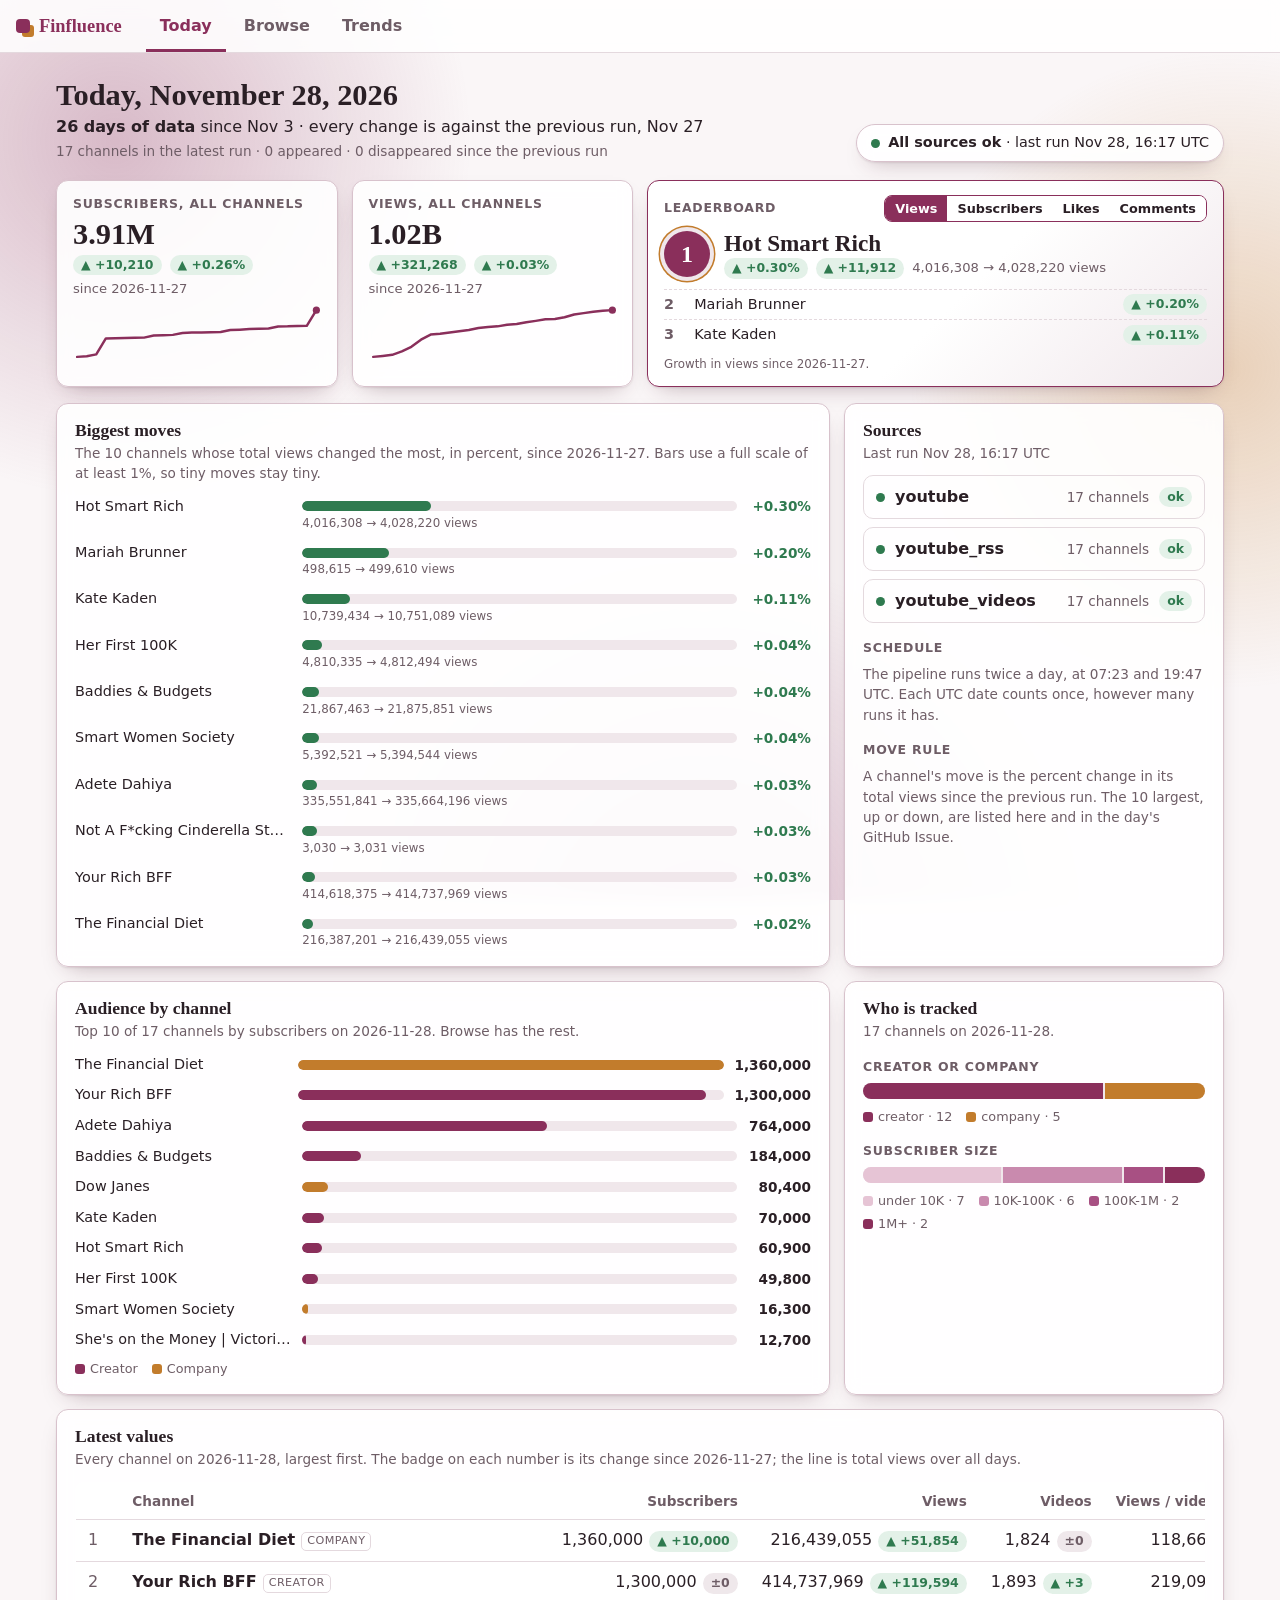
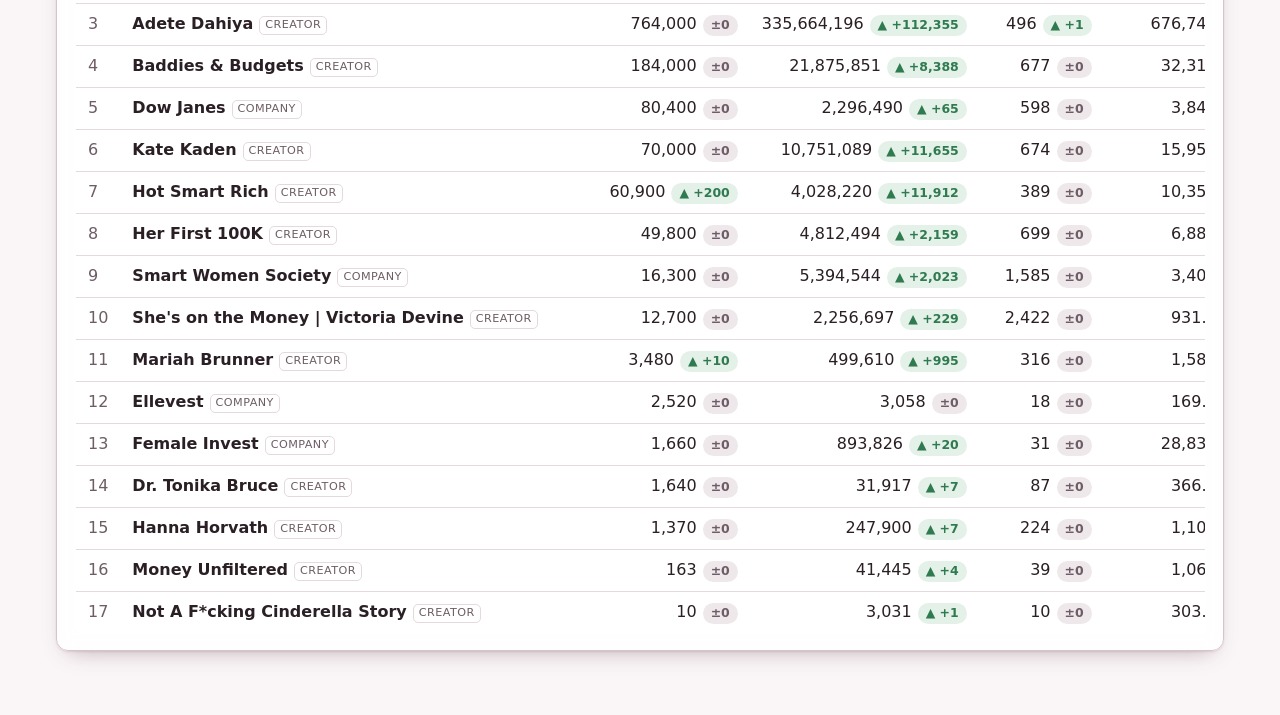
<file: index.html>
<!doctype html>
<html lang="en">
<head>
<meta charset="utf-8">
<meta name="viewport" content="width=device-width, initial-scale=1">
<title>Finfluence – Today</title>
<link rel="manifest" href="manifest.webmanifest">
<meta name="theme-color" content="#8a2f5b">
<link rel="icon" href="icon.svg" type="image/svg+xml">
<link rel="apple-touch-icon" href="icon-192.png">
<link rel="stylesheet" href="style.css?v=6">
</head>
<body>
<main class="dash">
  <header class="dash-head">
    <div>
      <h1 id="title">Today</h1>
      <p class="dash-sub" id="sub">Loading…</p>
      <p class="dash-counts" id="counts"></p>
    </div>
    <div class="runpill" id="runpill"></div>
  </header>

  <section class="kpis" id="kpis" aria-label="Headline numbers"></section>

  <div class="grid">
    <section class="panel span2">
      <h2>Biggest moves</h2>
      <p class="panel-note" id="moves-note"></p>
      <div id="moves"></div>
    </section>
    <section class="panel">
      <h2>Sources</h2>
      <p class="panel-note" id="sources-note"></p>
      <div class="src" id="sources"></div>
      <h3>Schedule</h3>
      <p class="panel-note">The pipeline runs twice a day, at 07:23 and 19:47 UTC. Each UTC date counts once, however many runs it has.</p>
      <h3>Move rule</h3>
      <p class="panel-note">A channel's move is the percent change in its total views since the previous run. The 10 largest, up or down, are listed here and in the day's GitHub Issue.</p>
    </section>
  </div>

  <div class="grid">
    <section class="panel span2">
      <h2>Audience by channel</h2>
      <p class="panel-note" id="aud-note"></p>
      <div id="audience"></div>
      <div class="legend"><span><i style="background:var(--accent)"></i>Creator</span><span><i style="background:var(--accent2)"></i>Company</span></div>
    </section>
    <section class="panel">
      <h2>Who is tracked</h2>
      <p class="panel-note" id="mix-note"></p>
      <div id="mix"></div>
    </section>
  </div>

  <section class="panel">
    <h2>Latest values</h2>
    <p class="panel-note" id="latest-note"></p>
    <div class="table-wrap" id="latest"></div>
  </section>
</main>
<script src="calc.js?v=6"></script>
<script src="app.js?v=6"></script>
<script src="charts.js?v=6"></script>
<script>
renderNav("index.html");
const TIERS = ["under 10K", "10K-100K", "100K-1M", "1M+"], TIER_VAR = ["--t1", "--t2", "--t3", "--t4"];

const compact = new Intl.NumberFormat("en-US", { notation: "compact", maximumFractionDigits: 2 });
const tile = (label, value, sub, extra = "", cls = "") =>
  `<div class="kpi ${cls}"><div class="k-label">${label}</div><div class="k-value">${value}</div><div class="k-sub">${sub}</div>${extra}</div>`;

// A total with its change since the previous run, and a trend line of the total over all days.
function totalTile(rows, col, label) {
  const t = Calc.totalChange(rows, col), series = Calc.totalsByDate(rows, col);
  const now = series.length ? series[series.length - 1].total : null;
  const sub = t ? `${pill(t.change, delta(t.change))} ${pill(t.pct, fmtPct(t.pct))} <span>since ${t.prev}</span>` : `<span>Change appears after a second day</span>`;
  const big = now == null ? "–" : `<span title="${now.toLocaleString()}">${compact.format(now)}</span>`;
  return tile(label, big, sub, sparkline(series.map(s => s.total), 180, 40));
}

// The leaderboard card: the channels that grew the most, in percent, since the previous run. A switch picks views or subscribers.
let LB = "views";
const LB_LABEL = { views: "Views", subscribers: "Subscribers", likes_recent: "Likes", comments_recent: "Comments" };
const LB_NOTE = {
  subscribers: "YouTube rounds subscriber counts, so small channels can jump",
  likes_recent: "Likes on each channel's 15 newest uploads, so a new upload entering that window moves the total too",
  comments_recent: "Comments on each channel's 15 newest uploads, so a new upload entering that window moves the total too",
};
function leaderboard(rows) {
  const { prev, leaders, comparable } = Calc.leaders(rows, LB, 3);
  const switcher = `<span class="switch">` + Object.entries(LB_LABEL).map(([k, l]) => `<button data-lb="${k}" class="${k === LB ? "on" : ""}">${l}</button>`).join("") + `</span>`;
  const unit = LB_LABEL[LB].toLowerCase();
  let body;
  if (!prev) {
    body = `<p class="k-sub">The leaderboard appears once there is a second day of data.</p>`;
  } else if (!comparable) {
    body = `<div class="lead-name">Not enough ${unit} data yet</div><p class="k-sub">${LB_LABEL[LB]} are new to the tracker. This board needs a channel to have them on two different days.</p>`;
  } else if (!leaders.length || leaders[0].pct <= 0) {
    body = `<div class="lead-name">No growth yet today</div><p class="k-sub">No channel has gained ${unit} since ${prev}.</p>`;
  } else {
    const [w, ...rest] = leaders;
    body = `<div class="lead-top"><span class="lead-rank">1</span><div class="lead-main"><div class="lead-name" title="${esc(w.item)}">${esc(w.item)}</div>
      <div class="k-sub">${pill(w.pct, fmtPct(w.pct))} ${pill(w.change, delta(w.change))} <span>${fmt(w.old)} → ${fmt(w.now)} ${unit}</span></div></div></div>
      <ol class="lead-list" start="2">` + rest.map(r => `<li><span class="lead-item" title="${esc(r.item)}">${esc(r.item)}</span>${pill(r.pct, fmtPct(r.pct))}</li>`).join("") + `</ol>
      <p class="lead-note">Growth in ${unit} since ${prev}${LB_NOTE[LB] ? ". " + LB_NOTE[LB] : ""}.</p>`;
  }
  return `<div class="k-label lead-label"><span>Leaderboard</span>${switcher}</div>${body}`;
}

function movesChart(moves) {
  const max = Math.max(...moves.map(m => Math.abs(m.pct)), 1), mixed = moves.some(m => m.pct < 0);
  return `<ul class="bars">` + moves.map(m => {
    const w = (Math.abs(m.pct) / max) * (mixed ? 50 : 100);
    return `<li><span class="bl" title="${esc(m.item)}">${esc(m.item)}</span>
      <span class="track ${mixed ? "mid" : ""}"><i class="${m.pct >= 0 ? "pos" : "neg"}" style="width:${w.toFixed(1)}%"></i></span>
      <span class="bv ${m.pct >= 0 ? "up" : "down"}">${fmtPct(m.pct)}</span>
      <span class="bs">${fmt(m.old)} → ${fmt(m.now)} views</span></li>`;
  }).join("") + `</ul>`;
}

function audienceChart(cur) {
  const top = cur.filter(r => r.subscribers != null).sort((a, b) => b.subscribers - a.subscribers).slice(0, 10);
  const max = Math.max(...top.map(r => r.subscribers), 1);
  return `<ul class="bars">` + top.map(r => `<li><span class="bl" title="${esc(r.item)}">${esc(r.item)}</span>
    <span class="track"><i class="${esc(r.kind)}" style="width:${((r.subscribers / max) * 100).toFixed(1)}%"></i></span>
    <span class="bv">${fmt(r.subscribers)}</span></li>`).join("") + `</ul>`;
}

function stackOf(label, counts, colors) {
  const total = counts.reduce((a, c) => a + c.n, 0) || 1;
  return `<h3>${label}</h3><div class="stack" role="img" aria-label="${label}">` +
    counts.filter(c => c.n).map((c, i) => `<span style="flex:${c.n};background:${c.color}" title="${esc(c.name)}: ${c.n}"></span>`).join("") + `</div>` +
    `<div class="legend">` + counts.map(c => `<span><i style="background:${c.color}"></i>${esc(c.name)} · ${c.n}</span>`).join("") + `</div>`;
}

loadData().then(({ rows, status, latest }) => {
  const dates = Calc.dates(rows), prev = dates.length > 1 ? dates[dates.length - 2] : null;
  const failed = status.sources.filter(s => !s.ok).length;

  $("#title").textContent = `Today, ${fmtDay(latest, true)}`;
  $("#sub").innerHTML = `<b>${status.days_with_success.toLocaleString()} ${status.days_with_success === 1 ? "day" : "days"} of data</b> since ${esc(fmtDay(status.first_run_date))}` +
    (prev ? ` · every change is against the previous run, ${esc(fmtDay(prev))}` : " · the first day, so no changes yet");
  // the item counts from status.json
  $("#counts").textContent = `${status.items.toLocaleString()} channels in the latest run · ${status.new_today.toLocaleString()} appeared · ${status.gone_today.toLocaleString()} disappeared since the previous run`;
  $("#runpill").innerHTML = `<span class="dot ${failed ? "bad" : "ok"}"></span><span><b>${failed ? `${failed} of ${status.sources.length} sources failed` : "All sources ok"}</b>` +
    ` · last run ${esc(fmtUTC(status.run_time))}</span>`;

  $("#kpis").innerHTML = totalTile(rows, "subscribers", "Subscribers, all channels") + totalTile(rows, "views", "Views, all channels") +
    `<div class="kpi leader" id="lb"></div>`;
  const drawLB = () => { $("#lb").innerHTML = leaderboard(rows); };
  drawLB();
  $("#lb").addEventListener("click", e => { const b = e.target.closest("[data-lb]"); if (b) { LB = b.dataset.lb; drawLB(); } });

  const { moves } = Calc.moves(rows, latest);
  if (!prev) {
    $("#moves-note").textContent = "Moves appear once there is a second day of data.";
  } else {
    $("#moves-note").textContent = `The ${moves.length} channels whose total views changed the most, in percent, since ${prev}. Bars use a full scale of at least 1%, so tiny moves stay tiny.`;
    $("#moves").innerHTML = movesChart(moves);
  }

  $("#sources-note").textContent = `Last run ${fmtUTC(status.run_time)}`;
  $("#sources").innerHTML = status.sources.map(s => `<div class="src-row"><span class="dot ${s.ok ? "ok" : "bad"}"></span>
    <span class="name">${esc(s.name)}</span><span class="cnt">${s.count.toLocaleString()} channels</span>
    <span class="pill ${s.ok ? "up" : "down"}">${s.ok ? "ok" : "failed"}</span></div>`).join("");

  const cur = latestWithChange(rows);
  $("#aud-note").textContent = `Top 10 of ${cur.length} channels by subscribers on ${latest}. Browse has the rest.`;
  $("#audience").innerHTML = audienceChart(cur);

  const count = (key, order) => order.map((name, i) => ({ name, n: cur.filter(r => r[key] === name).length }));
  const kinds = count("kind", ["creator", "company"]).map((c, i) => ({ ...c, color: i ? "var(--accent2)" : "var(--accent)" }));
  const tiers = count("tier", TIERS).map((c, i) => ({ ...c, color: `var(${TIER_VAR[i]})` }));
  $("#mix-note").textContent = `${cur.length} channels on ${latest}.`;
  $("#mix").innerHTML = stackOf("Creator or company", kinds) + stackOf("Subscriber size", tiers);

  const viewsBy = Calc.seriesByItem(rows, "views");
  const ranked = cur.sort((a, b) => (b.subscribers ?? -1) - (a.subscribers ?? -1));
  $("#latest-note").textContent = `Every channel on ${latest}, largest first. The badge on each number is its change since ${prev || "the previous run"}; the line is total views over all days.`;
  $("#latest").innerHTML = `<table><tr><th></th><th>Channel</th><th class="num">Subscribers</th><th class="num">Views</th>
    <th class="num">Videos</th><th class="num">Views / video</th><th>Views, by day</th></tr>` +
    ranked.map((r, i) => `<tr><td class="rank">${i + 1}</td>
      <td><a class="chan" href="https://www.youtube.com/channel/${esc(r.item_id)}" target="_blank" rel="noopener">${esc(r.item)}</a><span class="badge">${esc(r.kind)}</span></td>
      <td class="num">${fmt(r.subscribers)}${r.d_subscribers == null ? "" : pill(r.d_subscribers, delta(r.d_subscribers))}</td>
      <td class="num">${fmt(r.views)}${r.d_views == null ? "" : pill(r.d_views, delta(r.d_views))}</td>
      <td class="num">${fmt(r.videos)}${r.d_videos == null ? "" : pill(r.d_videos, delta(r.d_videos))}</td>
      <td class="num">${fmt(r.views_per_video)}</td>
      <td class="spark-cell">${sparkline((viewsBy.get(r.item_id) || { points: [] }).points.map(p => p.value))}</td></tr>`).join("") + `</table>`;
}).catch(showError);
</script>
</body>
</html>
</file>
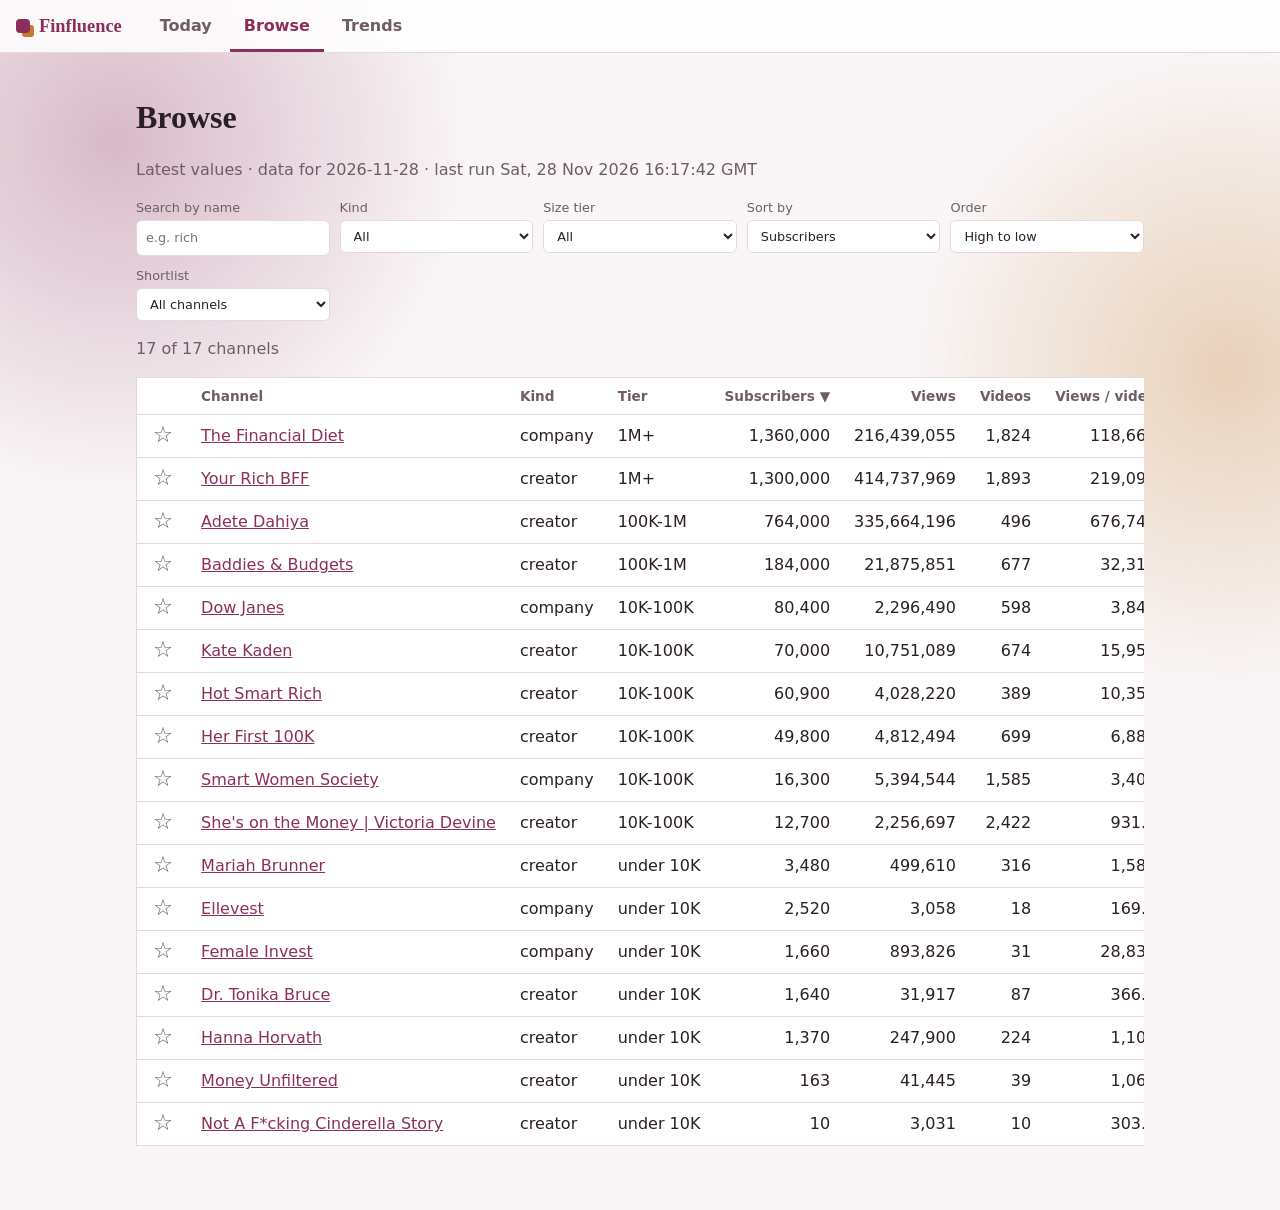
<file: browse.html>
<!doctype html>
<html lang="en">
<head>
<meta charset="utf-8">
<meta name="viewport" content="width=device-width, initial-scale=1">
<title>Finfluence – Browse</title>
<link rel="manifest" href="manifest.webmanifest">
<meta name="theme-color" content="#8a2f5b">
<link rel="icon" href="icon.svg" type="image/svg+xml">
<link rel="apple-touch-icon" href="icon-192.png">
<link rel="stylesheet" href="style.css?v=6">
</head>
<body>
<main>
  <h1>Browse</h1>
  <p class="muted" id="runtime">Loading…</p>
  <div class="controls">
    <label>Search by name<input id="q" type="search" placeholder="e.g. rich"></label>
    <label>Kind<select id="kind"><option value="">All</option></select></label>
    <label>Size tier<select id="tier"><option value="">All</option></select></label>
    <label>Sort by<select id="sort">
      <option value="subscribers">Subscribers</option><option value="views">Views</option>
      <option value="videos">Videos</option><option value="views_per_video">Views per video</option>
      <option value="videos_7d">Uploads, 7 days</option><option value="days_since_upload">Days since upload</option>
      <option value="recent_avg_views">Recent avg views</option>
      <option value="likes_recent">Likes, recent uploads</option><option value="comments_recent">Comments, recent uploads</option>
      <option value="item">Name</option></select></label>
    <label>Order<select id="dir"><option value="-1">High to low</option><option value="1">Low to high</option></select></label>
    <label>Shortlist<select id="only"><option value="">All channels</option><option value="1">Starred only</option></select></label>
  </div>
  <p class="muted" id="count"></p>
  <div class="table-wrap" id="table"></div>
</main>
<script src="calc.js?v=6"></script>
<script src="app.js?v=6"></script>
<script>
renderNav("browse.html");
const KEY = "finfluence-shortlist";
let stars = new Set();
try { stars = new Set(JSON.parse(localStorage.getItem(KEY) || "[]")); } catch (e) {}
const saveStars = () => { try { localStorage.setItem(KEY, JSON.stringify([...stars])); } catch (e) {} };
const NUMERIC = [["subscribers", "Subscribers"], ["views", "Views"], ["videos", "Videos"], ["views_per_video", "Views / video"],
  ["videos_7d", "Uploads, 7 days"], ["days_since_upload", "Days since upload"], ["recent_avg_views", "Recent avg views"],
  ["likes_recent", "Likes, recent uploads"], ["comments_recent", "Comments, recent uploads"]];
let data = [];

function fill(sel, values) {
  $(sel).insertAdjacentHTML("beforeend", [...new Set(values)].filter(Boolean).sort().map(v => `<option>${esc(v)}</option>`).join(""));
}
function render() {
  const q = $("#q").value.trim().toLowerCase(), kind = $("#kind").value, tier = $("#tier").value;
  const col = $("#sort").value, dir = +$("#dir").value, only = $("#only").value;
  const list = data.filter(r => (!q || r.item.toLowerCase().includes(q)) && (!kind || r.kind === kind) &&
    (!tier || r.tier === tier) && (!only || stars.has(r.item_id)));
  list.sort((a, b) => {
    if (col === "item") return dir * a.item.localeCompare(b.item);
    const x = a[col], y = b[col];  // empty values always sort last
    return x == null ? 1 : y == null ? -1 : dir * (x - y);
  });
  $("#count").textContent = `${list.length} of ${data.length} channels`;
  $("#table").innerHTML = list.length ? `<table><tr><th></th><th>Channel</th><th>Kind</th><th>Tier</th>` +
    NUMERIC.map(([c, l]) => `<th class="num sortable" data-col="${c}">${l}${c === col ? (dir < 0 ? " ▼" : " ▲") : ""}</th>`).join("") + `</tr>` +
    list.map(r => `<tr><td><button class="star ${stars.has(r.item_id) ? "on" : ""}" data-id="${esc(r.item_id)}" aria-label="Star ${esc(r.item)}">${stars.has(r.item_id) ? "★" : "☆"}</button></td>
      <td><a href="https://www.youtube.com/channel/${esc(r.item_id)}" target="_blank" rel="noopener">${esc(r.item)}</a></td>
      <td>${esc(r.kind)}</td><td>${esc(r.tier)}</td>` +
      NUMERIC.map(([c]) => `<td class="num">${fmt(r[c])}</td>`).join("") + `</tr>`).join("") + `</table>`
    : `<p class="empty">No channels match.</p>`;
}
loadData().then(({ rows, status, latest }) => {
  $("#runtime").textContent = `Latest values · data for ${latest} · last run ${new Date(status.run_time).toUTCString()}`;
  data = Calc.onDate(rows, latest);
  fill("#kind", data.map(r => r.kind)); fill("#tier", data.map(r => r.tier));
  for (const id of ["q", "kind", "tier", "sort", "dir", "only"]) $("#" + id).addEventListener("input", render);
  $("#table").addEventListener("click", e => {
    const star = e.target.closest(".star"), th = e.target.closest("th.sortable");
    if (star) { const id = star.dataset.id; stars.has(id) ? stars.delete(id) : stars.add(id); saveStars(); render(); }
    if (th) {
      if ($("#sort").value === th.dataset.col) $("#dir").value = String(-$("#dir").value);
      else { $("#sort").value = th.dataset.col; $("#dir").value = "-1"; }
      render();
    }
  });
  render();
}).catch(showError);
</script>
</body>
</html>
</file>
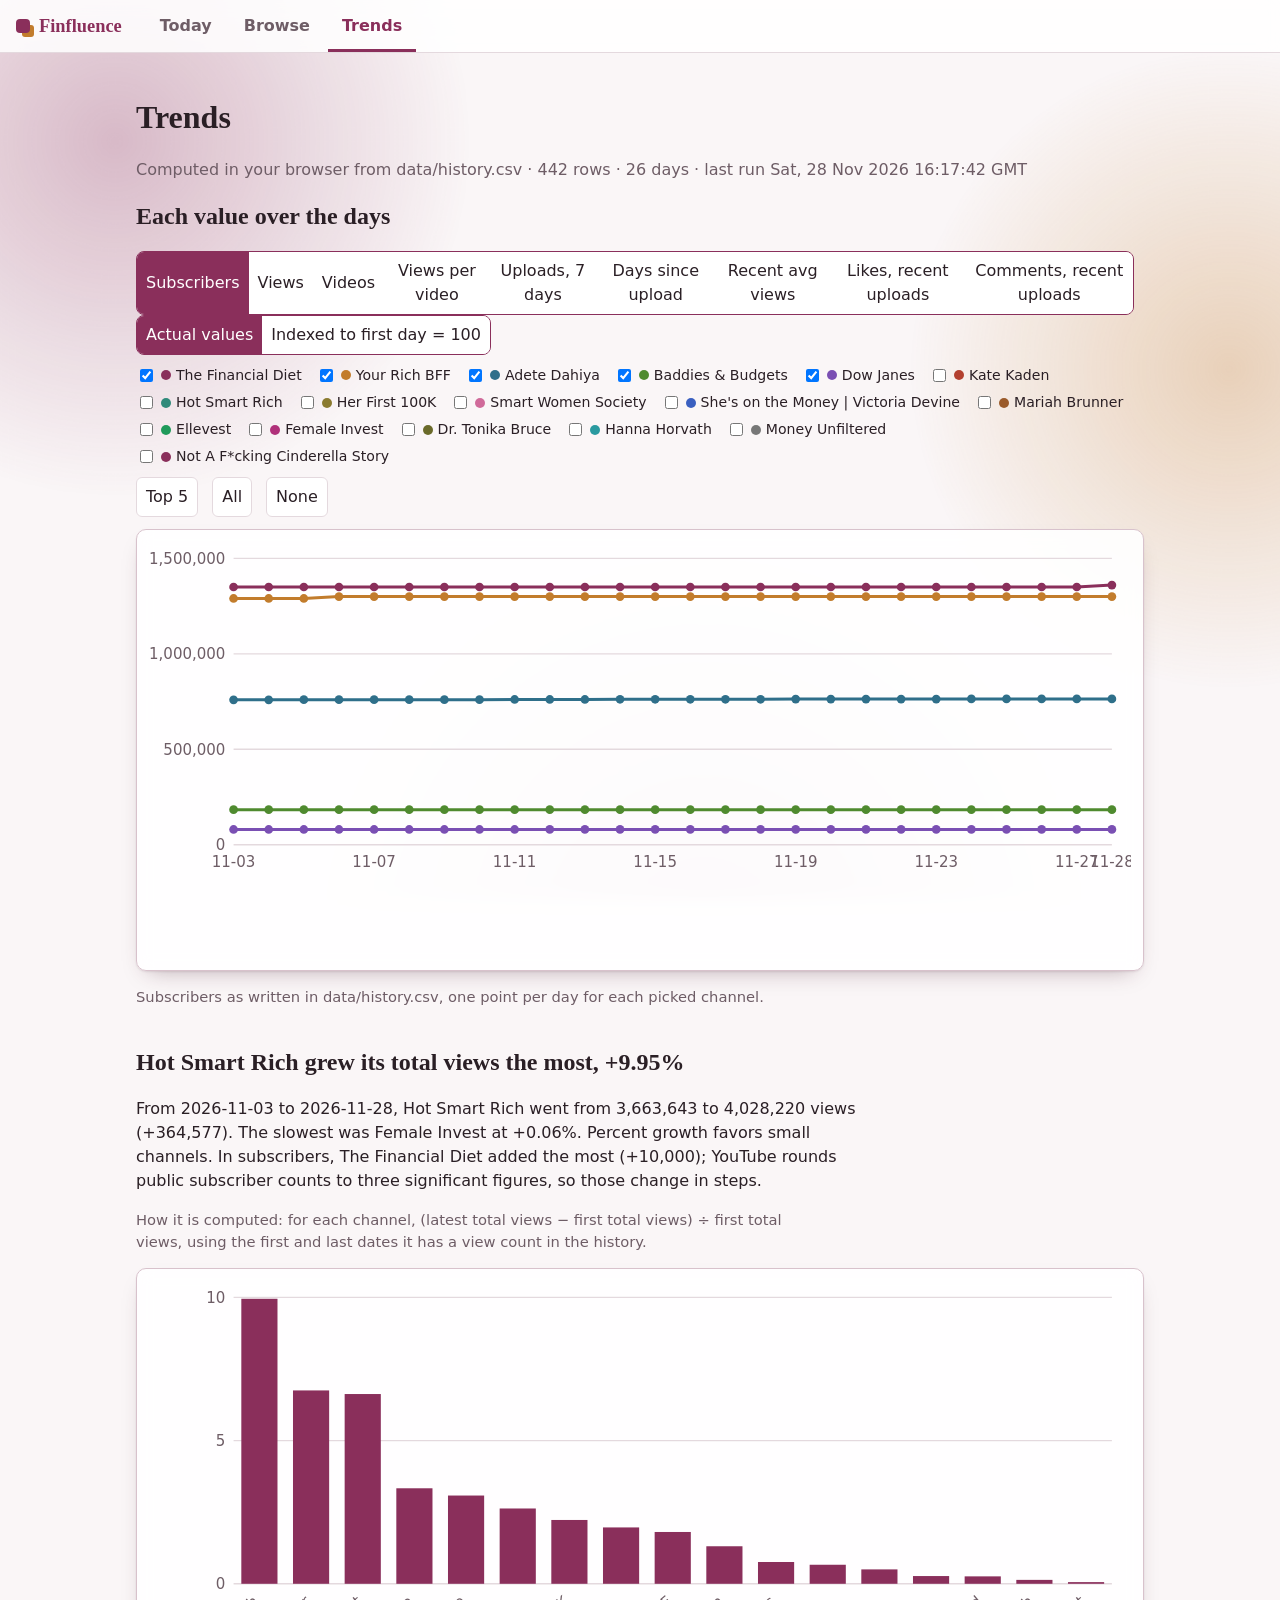
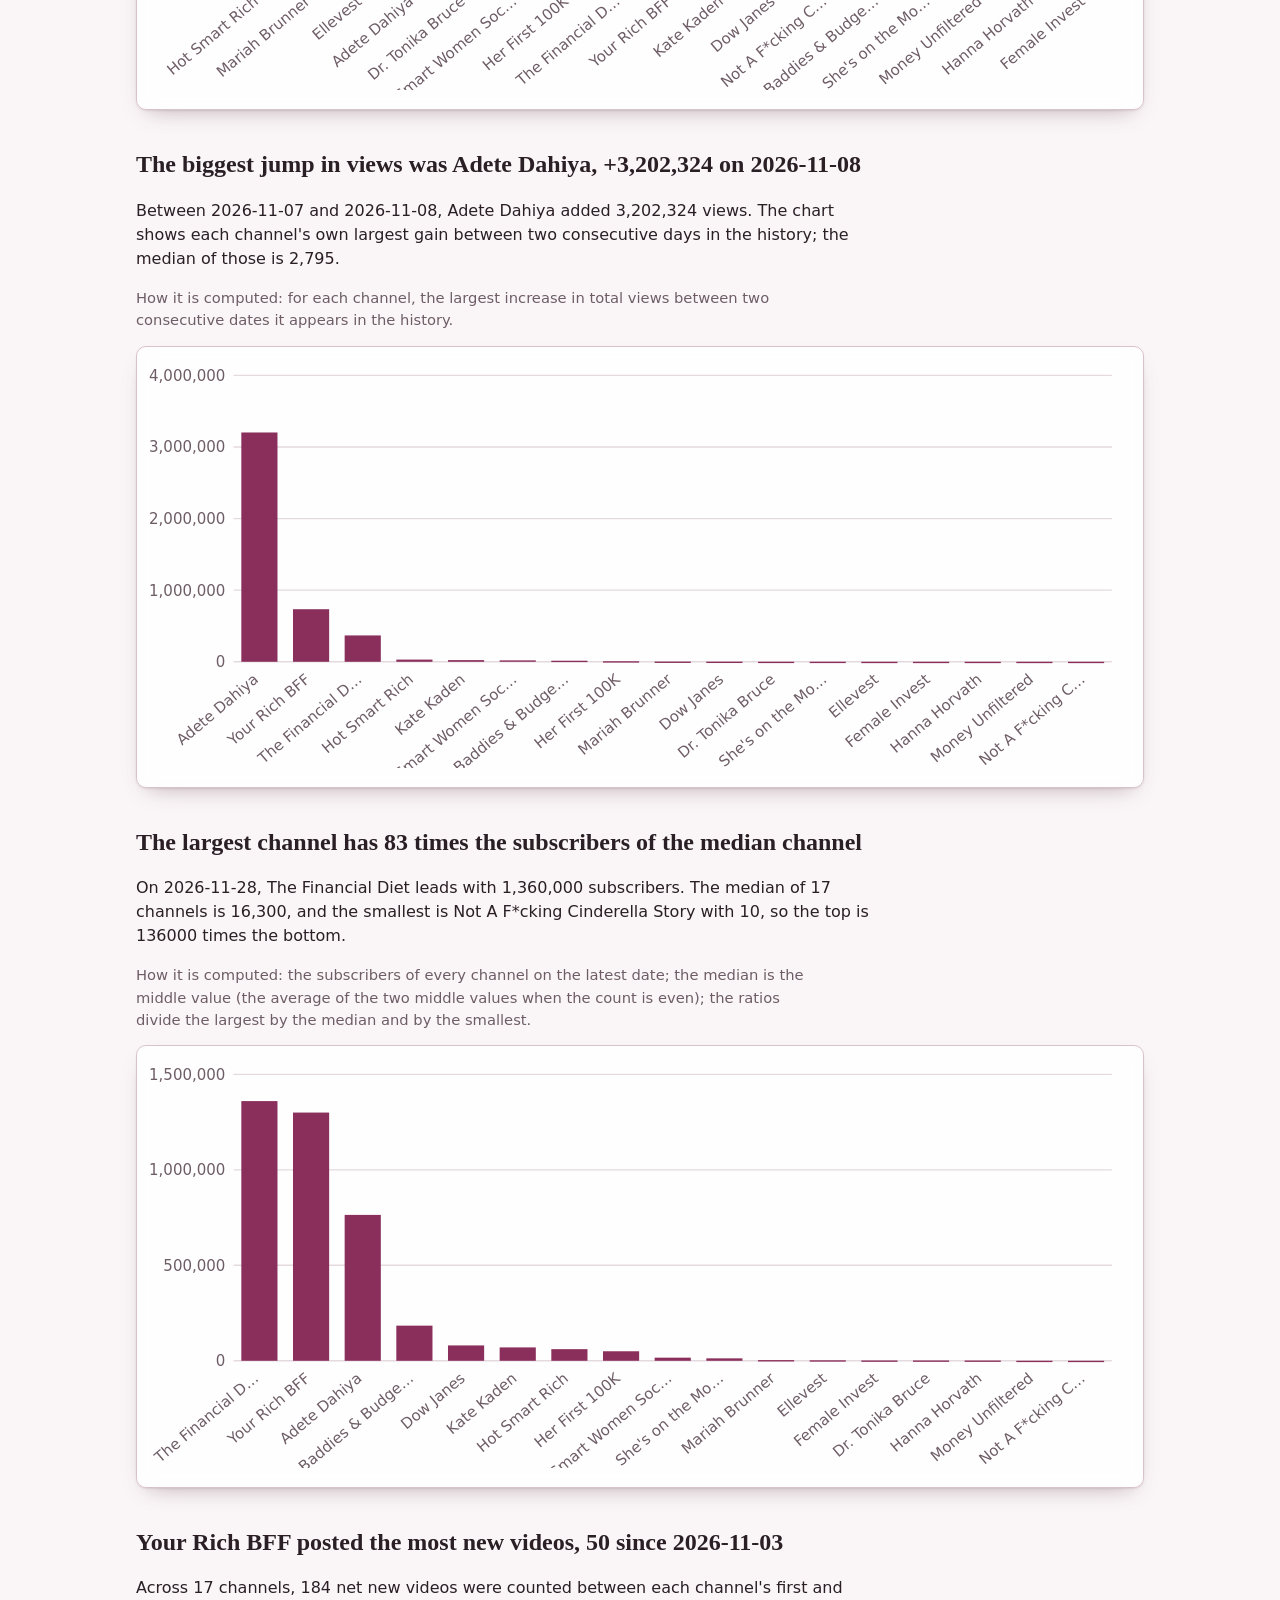
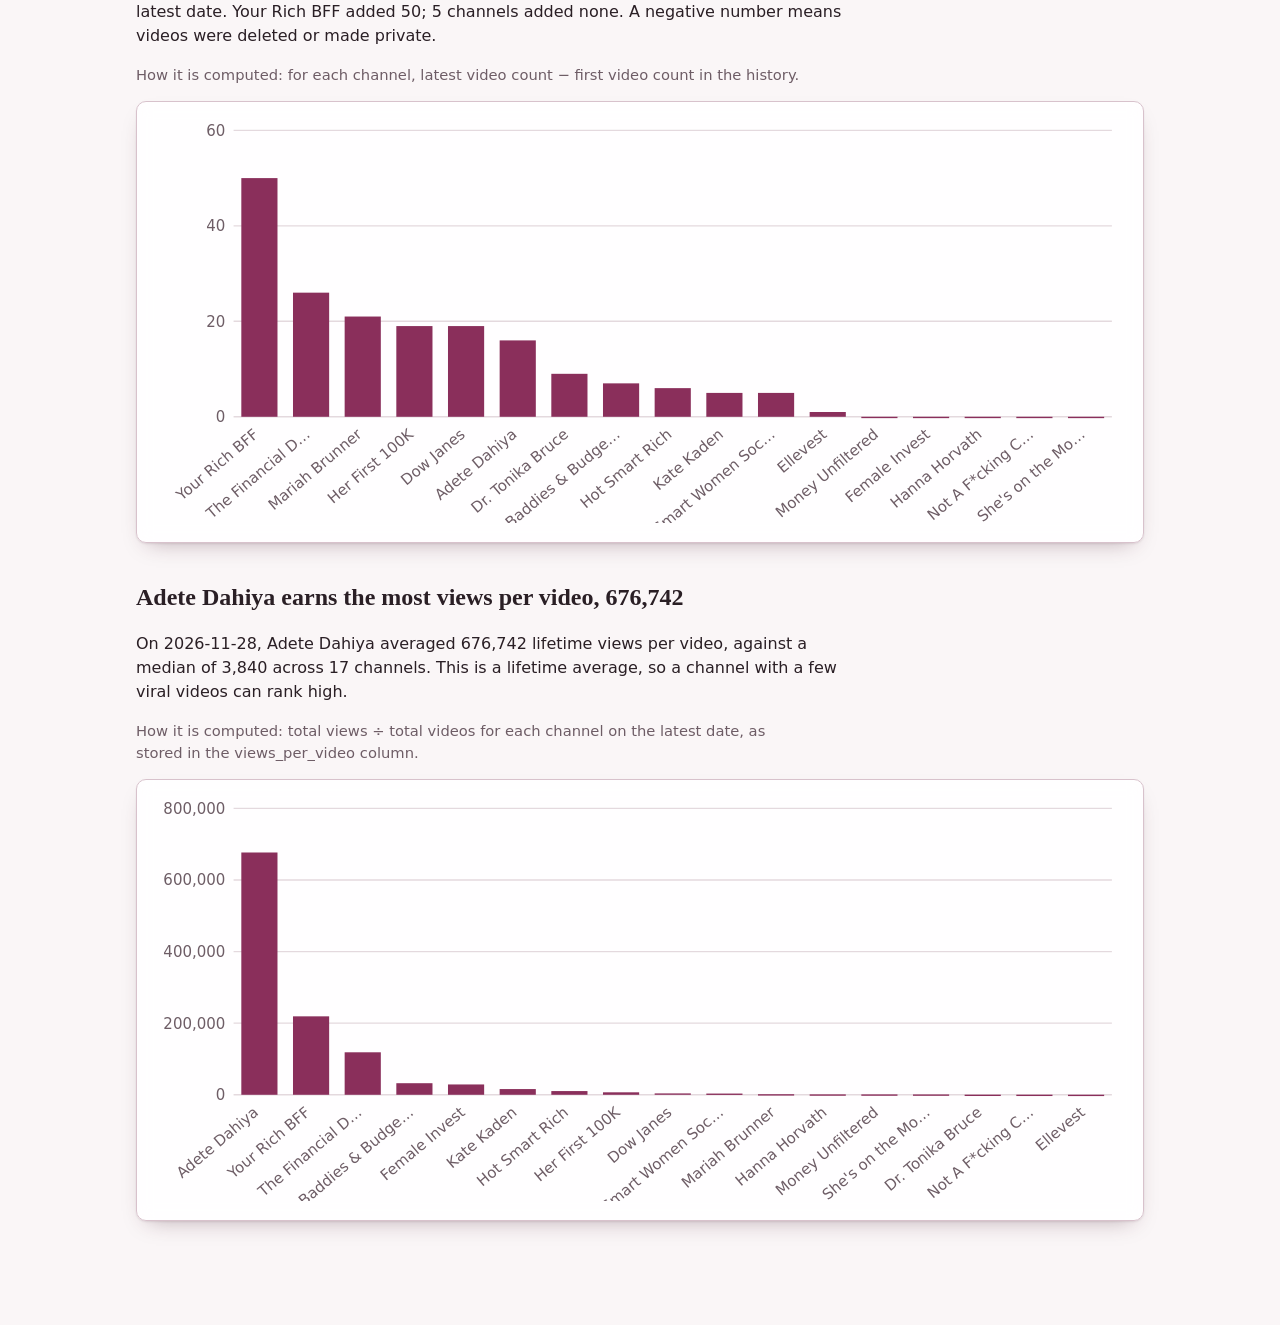
<file: trends.html>
<!doctype html>
<html lang="en">
<head>
<meta charset="utf-8">
<meta name="viewport" content="width=device-width, initial-scale=1">
<title>Finfluence – Trends</title>
<link rel="manifest" href="manifest.webmanifest">
<meta name="theme-color" content="#8a2f5b">
<link rel="icon" href="icon.svg" type="image/svg+xml">
<link rel="apple-touch-icon" href="icon-192.png">
<link rel="stylesheet" href="style.css?v=6">
</head>
<body>
<main>
  <h1>Trends</h1>
  <p class="muted" id="runtime">Loading…</p>

  <section class="finding">
    <h2>Each value over the days</h2>
    <div>
      <span class="switch" id="metric"></span>
      <span class="switch" id="mode"></span>
    </div>
    <div class="picker" id="picker"></div>
    <p class="picker"><button data-pick="top5">Top 5</button> <button data-pick="all">All</button> <button data-pick="none">None</button></p>
    <div class="chart-card" id="line"></div>
    <p class="how" id="line-how"></p>
  </section>

  <div id="findings"></div>
</main>
<script src="calc.js?v=6"></script>
<script src="app.js?v=6"></script>
<script src="charts.js?v=6"></script>
<script>
renderNav("trends.html");
const METRICS = [["subscribers", "Subscribers"], ["views", "Views"], ["videos", "Videos"], ["views_per_video", "Views per video"],
  ["videos_7d", "Uploads, 7 days"], ["days_since_upload", "Days since upload"], ["recent_avg_views", "Recent avg views"],
  ["likes_recent", "Likes, recent uploads"], ["comments_recent", "Comments, recent uploads"]];
const state = { metric: "subscribers", mode: "actual", picked: new Set() };
let ROWS = [], DATES = [], LATEST = [], COLOR = new Map();

function switchOf(el, options, key) {
  $(el).innerHTML = options.map(([v, l]) => `<button data-v="${v}" class="${state[key] === v ? "on" : ""}">${l}</button>`).join("");
  $(el).onclick = e => { const b = e.target.closest("button"); if (b) { state[key] = b.dataset.v; drawLine(); switchOf(el, options, key); } };
}
function drawLine() {
  const series = [];
  for (const s of Calc.seriesByItem(ROWS, state.metric).values()) {
    if (!state.picked.has(s.item_id)) continue;
    const byDate = new Map(s.points.map(p => [p.date, p.value]));
    const base = s.points.length ? s.points[0].value : null;
    series.push({ name: s.item, color: COLOR.get(s.item_id),
      values: DATES.map(d => { const v = byDate.get(d); return v == null ? null : state.mode === "indexed" && base ? (v / base) * 100 : v; }) });
  }
  lineChart($("#line"), DATES, series);
  const label = METRICS.find(m => m[0] === state.metric)[1];
  $("#line-how").textContent = state.mode === "indexed"
    ? `${label}, each channel divided by its own first value in the history and multiplied by 100, so every line starts at 100.`
    : `${label} as written in data/history.csv, one point per day for each picked channel.`;
}

// One finding: the heading states the result, the paragraph gives the numbers, "how" says how they are computed.
function finding(heading, numbers, how, labels, values, unit) {
  const wrap = document.createElement("section");
  wrap.className = "finding";
  wrap.innerHTML = `<h2>${esc(heading)}</h2><p>${numbers}</p><p class="how">How it is computed: ${how}</p><div class="chart-card"></div>`;
  $("#findings").appendChild(wrap);
  if (labels.length) barChart(wrap.querySelector(".chart-card"), labels, values, unit);
  else wrap.querySelector(".chart-card").remove();
}
const needTwo = "This needs at least two days of data and appears once the pipeline has run again.";

function buildFindings() {
  // 1. views growth since the first run (exact counts; subscribers are rounded by YouTube, so they are context only)
  const g = Calc.sinceFirst(ROWS, "views").sort((a, b) => (b.pct ?? -Infinity) - (a.pct ?? -Infinity));
  if (g.length) {
    const top = g[0], bottom = g[g.length - 1];
    const sg = Calc.sinceFirst(ROWS, "subscribers").filter(r => r.change !== 0).sort((a, b) => b.change - a.change);
    const subs = sg.length ? ` In subscribers, ${esc(sg[0].item)} added the most (${delta(sg[0].change)}); YouTube rounds public subscriber counts to three significant figures, so those change in steps.` : "";
    finding(`${top.item} grew its total views the most, ${fmtPct(top.pct)}`,
      `From ${top.from} to ${top.to}, ${esc(top.item)} went from ${fmt(top.first)} to ${fmt(top.last)} views (${delta(top.change)}). The slowest was ${esc(bottom.item)} at ${fmtPct(bottom.pct)}. Percent growth favors small channels.${subs}`,
      "for each channel, (latest total views − first total views) ÷ first total views, using the first and last dates it has a view count in the history.",
      g.map(r => r.item), g.map(r => r.pct ?? 0), "%");
  } else finding("View growth since the first run is waiting for more data", needTwo, "percent change between each channel's first and latest total views.", [], [], "");

  // 2. biggest one-day jump in views
  const j = Calc.biggestGains(ROWS, "views").sort((a, b) => b.gain - a.gain);
  if (j.length) {
    finding(`The biggest jump in views was ${j[0].item}, +${fmt(j[0].gain)} on ${j[0].date}`,
      `Between ${j[0].from} and ${j[0].date}, ${esc(j[0].item)} added ${fmt(j[0].gain)} views. The chart shows each channel's own largest gain between two consecutive days in the history; the median of those is ${fmt(Calc.median(j.map(r => r.gain)))}.`,
      "for each channel, the largest increase in total views between two consecutive dates it appears in the history.",
      j.map(r => r.item), j.map(r => r.gain), " views");
  } else finding("The biggest one-day jump in views is waiting for more data", needTwo, "largest day-to-day increase in total views for each channel.", [], [], "");

  // 3. spread of subscribers
  const sp = Calc.spread(ROWS, "subscribers");
  if (sp) {
    const sorted = [...LATEST].filter(r => r.subscribers != null).sort((a, b) => b.subscribers - a.subscribers);
    finding(`The largest channel has ${sp.topToMedian ? sp.topToMedian.toFixed(0) : "–"} times the subscribers of the median channel`,
      `On ${sp.date}, ${esc(sp.top.item)} leads with ${fmt(sp.top.subscribers)} subscribers. The median of ${sp.n} channels is ${fmt(sp.median)}, and the smallest is ${esc(sp.bottom.item)} with ${fmt(sp.bottom.subscribers)}, so the top is ${sp.topToBottom ? sp.topToBottom.toFixed(0) : "–"} times the bottom.`,
      "the subscribers of every channel on the latest date; the median is the middle value (the average of the two middle values when the count is even); the ratios divide the largest by the median and by the smallest.",
      sorted.map(r => r.item), sorted.map(r => r.subscribers), " subscribers");
  }

  // 4. posting activity
  const v = Calc.sinceFirst(ROWS, "videos").sort((a, b) => b.change - a.change);
  if (v.length) {
    const total = v.reduce((s, r) => s + r.change, 0);
    finding(`${v[0].item} posted the most new videos, ${v[0].change} since ${v[0].from}`,
      `Across ${v.length} channels, ${total} net new videos were counted between each channel's first and latest date. ${esc(v[0].item)} added ${v[0].change}; ${v.filter(r => r.change === 0).length} channels added none. A negative number means videos were deleted or made private.`,
      "for each channel, latest video count − first video count in the history.",
      v.map(r => r.item), v.map(r => r.change), " videos");
  } else finding("Posting activity is waiting for more data", needTwo, "change in each channel's video count between its first and latest date.", [], [], "");

  // 5. views per video
  const e = LATEST.filter(r => r.views_per_video != null).sort((a, b) => b.views_per_video - a.views_per_video);
  if (e.length) {
    finding(`${e[0].item} earns the most views per video, ${fmt(e[0].views_per_video)}`,
      `On ${e[0].date}, ${esc(e[0].item)} averaged ${fmt(e[0].views_per_video)} lifetime views per video, against a median of ${fmt(Calc.median(e.map(r => r.views_per_video)))} across ${e.length} channels. This is a lifetime average, so a channel with a few viral videos can rank high.`,
      "total views ÷ total videos for each channel on the latest date, as stored in the views_per_video column.",
      e.map(r => r.item), e.map(r => r.views_per_video), " views per video");
  }
}

loadData().then(({ rows, status, latest }) => {
  ROWS = rows; DATES = Calc.dates(rows); LATEST = Calc.onDate(rows, latest);
  $("#runtime").textContent = `Computed in your browser from data/history.csv · ${rows.length.toLocaleString()} rows · ${DATES.length} day${DATES.length === 1 ? "" : "s"} · last run ${new Date(status.run_time).toUTCString()}`;
  const byName = [...LATEST].sort((a, b) => (b.subscribers ?? -1) - (a.subscribers ?? -1));
  byName.forEach((r, i) => COLOR.set(r.item_id, PALETTE[i % PALETTE.length]));
  const pick = how => {
    state.picked = new Set(how === "all" ? byName.map(r => r.item_id) : how === "none" ? [] : byName.slice(0, 5).map(r => r.item_id));
    $("#picker").querySelectorAll("input").forEach(i => (i.checked = state.picked.has(i.value)));
    drawLine();
  };
  $("#picker").innerHTML = byName.map(r => `<label><input type="checkbox" value="${esc(r.item_id)}"><i style="background:${COLOR.get(r.item_id)}"></i>${esc(r.item)}</label>`).join("");
  $("#picker").onchange = e => { e.target.checked ? state.picked.add(e.target.value) : state.picked.delete(e.target.value); drawLine(); };
  document.querySelector("p.picker").onclick = e => { const b = e.target.closest("button"); if (b) pick(b.dataset.pick); };
  switchOf("#metric", METRICS, "metric");
  switchOf("#mode", [["actual", "Actual values"], ["indexed", "Indexed to first day = 100"]], "mode");
  pick("top5");
  buildFindings();
}).catch(showError);
</script>
</body>
</html>
</file>
<file: style.css>
:root {
  --bg: #faf6f7; --card: #ffffff; --ink: #2a1f25; --muted: #6e5d66; --line: #e4d9de;
  --accent: #8a2f5b; --accent-ink: #ffffff; --accent2: #c27c2c; --bad: #b3402f; --good: #2f7a4f;
  --font-head: Georgia, "Times New Roman", serif;
  --font-body: system-ui, -apple-system, "Segoe UI", Roboto, sans-serif;
  --line-soft: #f0e7eb; --good-bg: #e3f1e8; --bad-bg: #f8e3df; --flat-bg: #efe8eb;
  --t1: #e6c4d5; --t2: #c98aae; --t3: #a85083; --t4: #8a2f5b;
  --ring: #d8c2cc;
  --shadow: 0 1px 2px rgba(70, 25, 45, .10), 0 10px 22px -12px rgba(70, 25, 45, .38);
  --shadow-up: 0 2px 4px rgba(70, 25, 45, .12), 0 16px 30px -12px rgba(70, 25, 45, .45);
}
@media (prefers-color-scheme: dark) {
  :root { --bg: #1b1218; --card: #261a21; --ink: #f1e8ec; --muted: #b3a0aa; --line: #3d2c36;
          --accent: #d27aa6; --accent-ink: #1b1218; --accent2: #e0a35a; --bad: #e57d6c; --good: #6fc08f;
          --line-soft: #33242d; --good-bg: #1f3427; --bad-bg: #3d221e; --flat-bg: #33242d;
          --t1: #5a3047; --t2: #8c4a6e; --t3: #b8648f; --t4: #d27aa6;
          --ring: #4f3a47;
          --shadow: 0 1px 2px rgba(0, 0, 0, .55), 0 12px 26px -10px rgba(0, 0, 0, .75);
          --shadow-up: 0 2px 4px rgba(0, 0, 0, .6), 0 18px 34px -10px rgba(0, 0, 0, .85); }
}
* { box-sizing: border-box; }
body { margin: 0; background: var(--bg); color: var(--ink); font: 16px/1.5 var(--font-body); }
h1, h2, h3 { font-family: var(--font-head); line-height: 1.2; }
a { color: var(--accent); }
nav { background: var(--card); color: var(--ink); border-bottom: 1px solid var(--line); display: flex; gap: 4px;
      align-items: center; padding: 0 16px; flex-wrap: wrap; }
nav .brand { font: 700 1.15rem var(--font-head); margin-right: 20px; padding: 12px 0; color: var(--accent); }
nav a { color: var(--muted); text-decoration: none; padding: 14px 14px; font-weight: 600; }
nav a:hover { color: var(--ink); }
nav a.on { color: var(--accent); box-shadow: inset 0 -3px 0 var(--accent); }
main { max-width: 1040px; margin: 0 auto; padding: 24px 16px 64px; }
.muted { color: var(--muted); }
.cards { display: grid; grid-template-columns: repeat(auto-fit, minmax(160px, 1fr)); gap: 12px; margin: 16px 0 28px; }
.card { background: var(--card); border: 1px solid var(--line); border-radius: 10px; padding: 14px 16px; }
.card .n { font: 700 2rem var(--font-head); }
.card .l { color: var(--muted); font-size: .9rem; }
.chart-card { background: var(--card); border: 1px solid var(--line); border-radius: 10px; padding: 12px; margin-top: 12px; }
.table-wrap { overflow-x: auto; }
table { border-collapse: collapse; width: 100%; background: var(--card); border: 1px solid var(--line); }
th, td { text-align: left; padding: 8px 12px; border-bottom: 1px solid var(--line); white-space: nowrap; }
td.num, th.num { text-align: right; font-variant-numeric: tabular-nums; }
th { font-size: .85rem; color: var(--muted); }
th.sortable { cursor: pointer; user-select: none; }
.ok, .up { color: var(--good); font-weight: 600; } .fail, .down { color: var(--bad); font-weight: 600; }
.chg { display: block; font-size: .78rem; font-weight: 600; }
.controls { display: grid; grid-template-columns: repeat(auto-fit, minmax(170px, 1fr)); gap: 10px; margin: 16px 0; }
.controls label { display: flex; flex-direction: column; font-size: .8rem; color: var(--muted); gap: 3px; }
input, select, button { font: inherit; padding: 7px 9px; border: 1px solid var(--line); border-radius: 6px;
                        background: var(--card); color: var(--ink); }
button { cursor: pointer; }
.star { background: none; border: none; font-size: 1.4rem; line-height: 1; padding: 0 4px; color: var(--muted); }
.star.on { color: var(--accent2); }
.picker { display: flex; flex-wrap: wrap; gap: 6px 14px; margin: 10px 0; }
.picker label { display: inline-flex; align-items: center; gap: 5px; font-size: .88rem; cursor: pointer; }
.picker i { width: 10px; height: 10px; border-radius: 50%; display: inline-block; }
.switch { display: inline-flex; border: 1px solid var(--accent); border-radius: 8px; overflow: hidden; margin-right: 10px; }
.switch button { border: none; border-radius: 0; background: var(--card); }
.switch button.on { background: var(--accent); color: var(--accent-ink); }
section.finding { margin-bottom: 40px; }
section.finding p { max-width: 72ch; }
section.finding .how { color: var(--muted); font-size: .92rem; }
svg text { fill: var(--muted); font: 11px var(--font-body); }
.empty { padding: 24px; text-align: center; color: var(--muted); }
nav { position: sticky; top: 0; z-index: 5; }
nav .brand { display: inline-flex; align-items: center; gap: 9px; }
nav .mark { width: 14px; height: 14px; border-radius: 4px; background: var(--accent); display: inline-block;
            box-shadow: 5px 5px 0 -1px var(--accent2); }

/* ===== Dashboard (Today page) ===== */
main.dash { max-width: 1200px; }
.dash-head { display: flex; flex-wrap: wrap; justify-content: space-between; align-items: flex-end; gap: 12px 24px; margin-bottom: 18px; }
.dash-head h1 { margin: 0; font-size: 1.9rem; }
.dash-head p { margin: 2px 0 0; }
.runpill { display: inline-flex; align-items: center; gap: 8px; background: var(--card); border: 1px solid var(--line);
           border-radius: 999px; padding: 7px 14px; font-size: .9rem; }
.runpill b { font-weight: 650; }
.dot { width: 9px; height: 9px; border-radius: 50%; display: inline-block; background: var(--muted); flex: none; }
.dot.ok { background: var(--good); box-shadow: 0 0 0 0 var(--good); animation: ping 2.4s ease-out infinite; }
.dot.bad { background: var(--bad); }
@keyframes ping { 0% { box-shadow: 0 0 0 0 rgba(47, 122, 79, .45); } 70%, 100% { box-shadow: 0 0 0 8px rgba(47, 122, 79, 0); } }
@media (prefers-reduced-motion: reduce) { .dot.ok { animation: none; } }

.kpis { display: grid; grid-template-columns: repeat(4, minmax(0, 1fr)); gap: 14px; margin-bottom: 16px; }
.kpi.leader { grid-column: span 2; }
@media (max-width: 1000px) { .kpis { grid-template-columns: repeat(2, minmax(0, 1fr)); } }
@media (max-width: 560px) { .kpis { grid-template-columns: minmax(0, 1fr); } .kpi.leader { grid-column: auto; } }
.kpi { background: var(--card); border: 1px solid var(--line); border-radius: 12px; padding: 14px 16px 12px; display: flex;
       flex-direction: column; gap: 3px; min-width: 0; }
.kpi .k-label { font-size: .78rem; text-transform: uppercase; letter-spacing: .06em; color: var(--muted); font-weight: 600; }
.kpi .k-value { font: 700 1.9rem/1.15 var(--font-head); font-variant-numeric: tabular-nums; }
.kpi .k-sub { font-size: .82rem; color: var(--muted); display: flex; flex-wrap: wrap; gap: 4px 8px; align-items: center; }
.kpi .spark { width: 100%; height: auto; margin-top: 4px; }
.kpi.split .k-value { display: flex; gap: 18px; }
.kpi.split small { display: block; font: 600 .75rem var(--font-body); color: var(--muted); }

.pill { display: inline-block; border-radius: 999px; padding: 1px 8px; font-size: .78rem; font-weight: 650;
        font-variant-numeric: tabular-nums; white-space: nowrap; }
.pill.up { background: var(--good-bg); color: var(--good); } .pill.down { background: var(--bad-bg); color: var(--bad); }
.pill.flat { background: var(--flat-bg); color: var(--muted); }

.grid { display: grid; gap: 14px; margin-bottom: 14px; grid-template-columns: repeat(3, minmax(0, 1fr)); }
.span2 { grid-column: span 2; }
@media (max-width: 900px) { .grid { grid-template-columns: minmax(0, 1fr); } .span2 { grid-column: auto; } }
.panel { background: var(--card); border: 1px solid var(--line); border-radius: 12px; padding: 16px 18px; min-width: 0; }
.panel h2 { margin: 0 0 2px; font-size: 1.1rem; }
.panel .panel-note { margin: 0 0 12px; color: var(--muted); font-size: .85rem; }
.panel h3 { margin: 18px 0 8px; font-size: .78rem; text-transform: uppercase; letter-spacing: .06em; color: var(--muted);
            font-family: var(--font-body); }

.bars { list-style: none; margin: 0; padding: 0; display: grid; gap: 9px; }
.bars li { display: grid; grid-template-columns: minmax(90px, 1.1fr) 2.2fr auto; align-items: center; gap: 2px 10px; }
.bars .bl { font-size: .9rem; overflow: hidden; text-overflow: ellipsis; white-space: nowrap; }
.bars .bv { font: 650 .85rem var(--font-body); font-variant-numeric: tabular-nums; text-align: right; min-width: 64px; }
.bars .bs { grid-column: 2 / 4; font-size: .74rem; color: var(--muted); margin-top: -4px; font-variant-numeric: tabular-nums; }
.track { position: relative; height: 10px; border-radius: 5px; background: var(--line-soft); overflow: hidden; }
.track.mid::after { content: ""; position: absolute; left: 50%; top: 0; bottom: 0; width: 1px; background: var(--muted); opacity: .5; }
.track i { position: absolute; top: 0; bottom: 0; border-radius: 5px; background: var(--accent); }
.track i.pos { background: var(--good); } .track i.neg { background: var(--bad); }
.track.mid i.pos { left: 50%; border-radius: 0 5px 5px 0; } .track.mid i.neg { right: 50%; border-radius: 5px 0 0 5px; }
.track:not(.mid) i { left: 0; }
.track i.creator { background: var(--accent); } .track i.company { background: var(--accent2); }

.src { display: grid; gap: 8px; }
.src-row { display: flex; align-items: center; gap: 10px; border: 1px solid var(--line); border-radius: 10px; padding: 9px 12px; }
.src-row .name { font-weight: 600; flex: 1; min-width: 0; overflow-wrap: anywhere; }
.src-row .cnt { color: var(--muted); font-size: .85rem; font-variant-numeric: tabular-nums; }
.legend { display: flex; flex-wrap: wrap; gap: 4px 14px; font-size: .8rem; color: var(--muted); margin-top: 8px; }
.legend i { width: 10px; height: 10px; border-radius: 3px; display: inline-block; margin-right: 5px; vertical-align: -1px; }
.stack { display: flex; height: 16px; border-radius: 8px; overflow: hidden; background: var(--line-soft); gap: 2px; }
.stack span { display: block; min-width: 3px; }

.chan { font-weight: 600; text-decoration: none; color: var(--ink); }
.chan:hover { color: var(--accent); text-decoration: underline; }
.badge { display: inline-block; font-size: .7rem; letter-spacing: .04em; text-transform: uppercase; color: var(--muted);
         border: 1px solid var(--line); border-radius: 5px; padding: 0 5px; margin-left: 6px; vertical-align: 1px; }
.dash table { border-radius: 10px; overflow: hidden; }
.dash td .pill { margin-left: 6px; }
.dash .rank { color: var(--muted); font-variant-numeric: tabular-nums; width: 2ch; }
.dash td.spark-cell { padding-top: 4px; padding-bottom: 4px; }
@media (max-width: 560px) { nav a { padding: 12px 8px; } .bars li { grid-template-columns: 1fr auto; } .bars .track { grid-column: 1 / 3; order: 3; }
  .bars .bs { grid-column: 1 / 3; margin-top: 0; } }

/* ===== Depth: an outline and a soft drop shadow on every card ===== */
.card, .chart-card, .kpi, .panel, .runpill { border: 1.5px solid var(--ring); box-shadow: var(--shadow); }
.kpi, .panel { transition: box-shadow .18s ease, transform .18s ease; }
.kpi:hover, .panel:hover { box-shadow: var(--shadow-up); transform: translateY(-2px); }
@media (prefers-reduced-motion: reduce) { .kpi, .panel { transition: none; } .kpi:hover, .panel:hover { transform: none; } }
.dash-sub { margin: 4px 0 0; color: var(--ink); }
.dash-sub b { font-weight: 650; }
.dash-counts { margin: 2px 0 0; color: var(--muted); font-size: .85rem; }

/* ===== Leaderboard card ===== */
.kpi.leader { border-color: var(--accent); background: linear-gradient(135deg, var(--card) 55%, var(--line-soft)); gap: 8px; }
.lead-label { display: flex; align-items: center; justify-content: space-between; gap: 10px; flex-wrap: wrap; }
.lead-label .switch { margin: 0; }
.lead-label .switch button { padding: 3px 10px; font-size: .8rem; text-transform: none; letter-spacing: 0; }
.lead-top { display: flex; align-items: center; gap: 14px; min-width: 0; }
.lead-rank { flex: none; width: 46px; height: 46px; border-radius: 50%; background: var(--accent); color: var(--accent-ink);
             font: 700 1.5rem var(--font-head); display: grid; place-items: center; box-shadow: 0 0 0 4px var(--line-soft), 0 0 0 5.5px var(--accent2); }
.lead-main { min-width: 0; }
.lead-name { font: 700 1.45rem/1.2 var(--font-head); overflow: hidden; text-overflow: ellipsis; white-space: nowrap; }
.lead-list { margin: 2px 0 0; padding: 0; list-style: none; counter-reset: lead 1; display: grid; gap: 4px; }
.lead-list li { counter-increment: lead; display: flex; align-items: center; justify-content: space-between; gap: 10px;
                font-size: .9rem; border-top: 1px dashed var(--line); padding-top: 4px; }
.lead-list li::before { content: counter(lead); width: 1.4em; color: var(--muted); font-weight: 650; }
.lead-item { flex: 1; min-width: 0; overflow: hidden; text-overflow: ellipsis; white-space: nowrap; }
.lead-note { margin: 2px 0 0; color: var(--muted); font-size: .74rem; }

/* ===== Background orbs: three soft, slowly drifting glows in the theme colors, shifted further as the page scrolls ===== */
:root { --scroll: 0; --orb-strength: 30%; }
@media (prefers-color-scheme: dark) { :root { --orb-strength: 36%; } }
.orbs { position: fixed; inset: 0; z-index: -1; overflow: hidden; pointer-events: none; }
.orb { position: absolute; border-radius: 50%; will-change: transform, translate;
       background: radial-gradient(circle at 50% 50%, color-mix(in srgb, var(--orb) var(--orb-strength), transparent) 0%, transparent 68%); }
.orb.o1 { --orb: var(--accent); width: 58vmax; height: 58vmax; left: -20vmax; top: -18vmax;
          translate: calc(var(--scroll) * 24vw) calc(var(--scroll) * 62vh); animation: drift1 38s ease-in-out infinite alternate; }
.orb.o2 { --orb: var(--accent2); width: 52vmax; height: 52vmax; right: -22vmax; top: 4vh;
          translate: calc(var(--scroll) * -20vw) calc(var(--scroll) * 48vh); animation: drift2 46s ease-in-out infinite alternate; }
.orb.o3 { --orb: var(--t3); width: 62vmax; height: 62vmax; left: 24vw; bottom: -34vmax;
          translate: calc(var(--scroll) * 16vw) calc(var(--scroll) * -34vh); animation: drift3 54s ease-in-out infinite alternate; }
@keyframes drift1 { from { transform: translate(0, 0) scale(1); } to { transform: translate(9vw, 7vh) scale(1.14); } }
@keyframes drift2 { from { transform: translate(0, 0) scale(1.08); } to { transform: translate(-8vw, 9vh) scale(.94); } }
@keyframes drift3 { from { transform: translate(0, 0) scale(.96); } to { transform: translate(-10vw, -6vh) scale(1.12); } }
@media (prefers-reduced-motion: reduce) { .orb { animation: none; translate: none; } }

/* a touch of frosted glass, so the orbs show through the cards and the nav bar */
nav { background: color-mix(in srgb, var(--card) 86%, transparent); -webkit-backdrop-filter: blur(10px); backdrop-filter: blur(10px); }
.kpi, .panel, .runpill, .card, .chart-card { background: color-mix(in srgb, var(--card) 90%, transparent);
  -webkit-backdrop-filter: blur(8px); backdrop-filter: blur(8px); }
</file>
